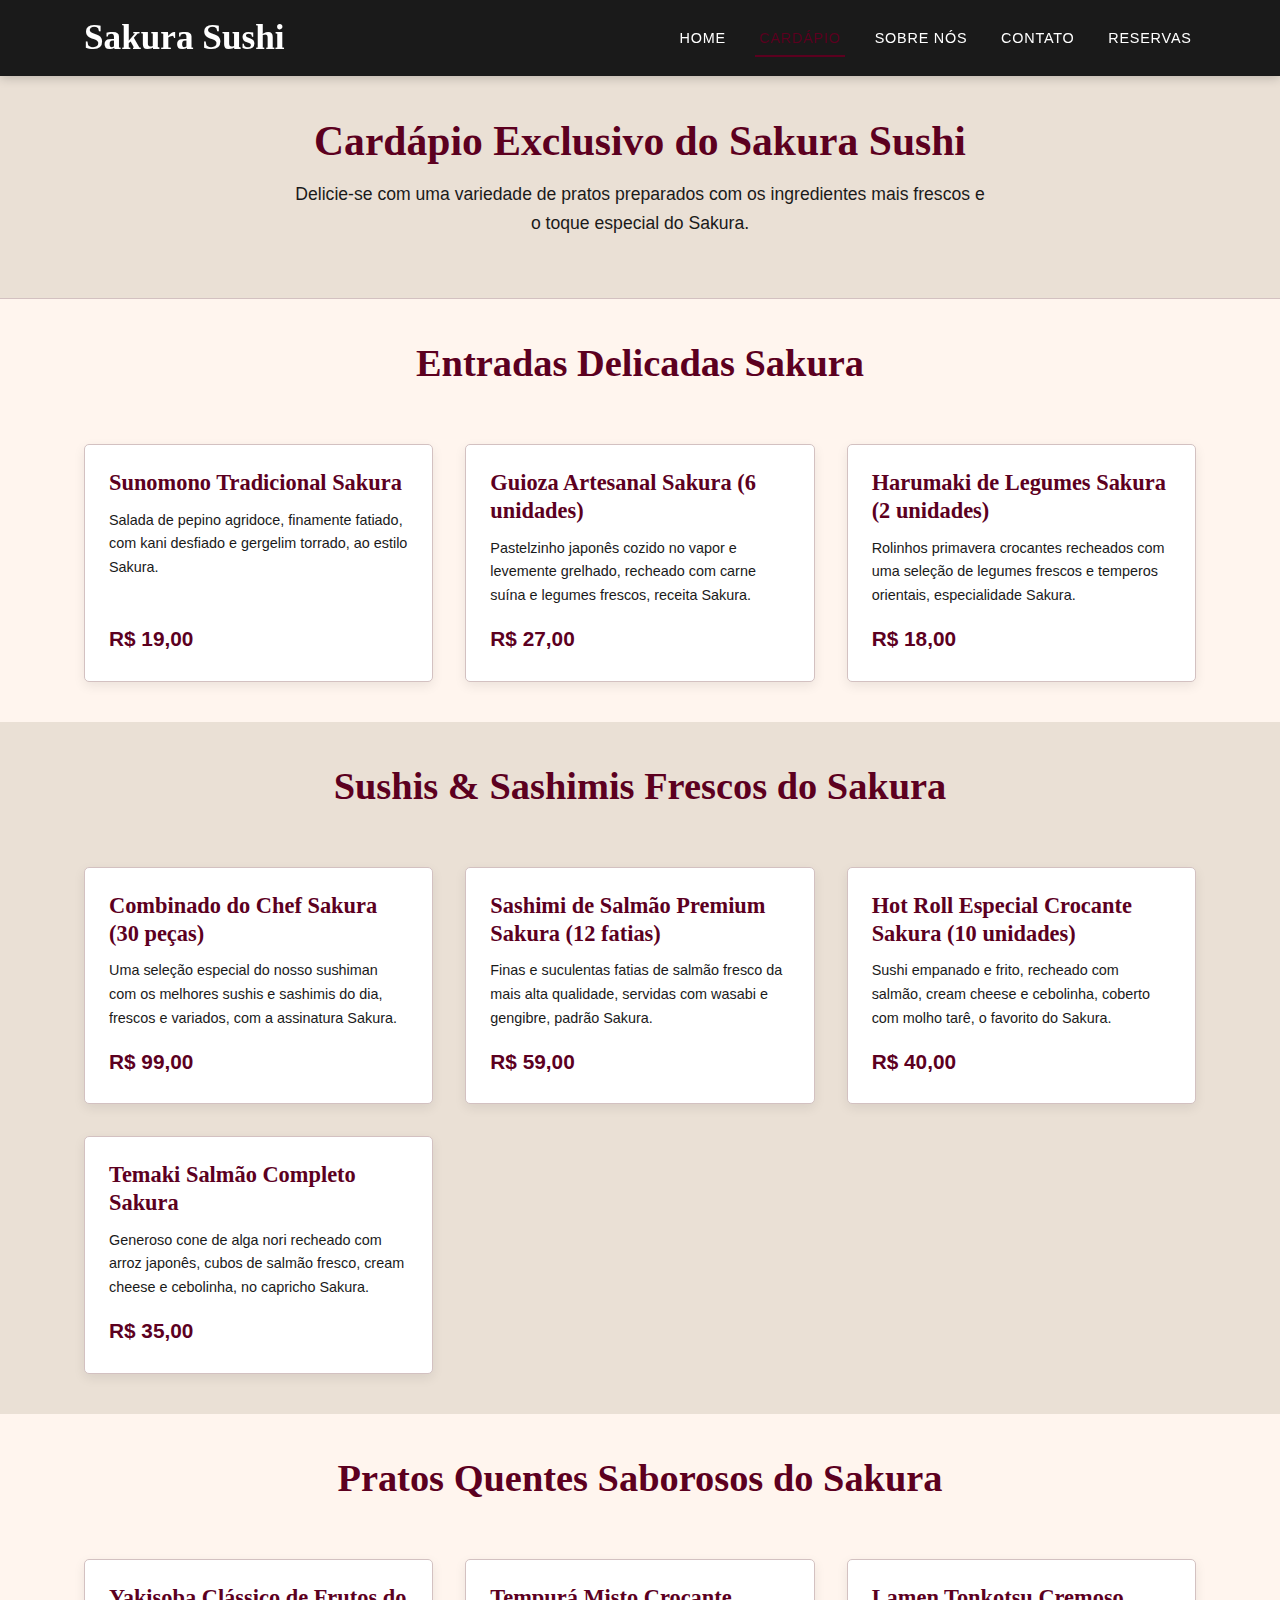
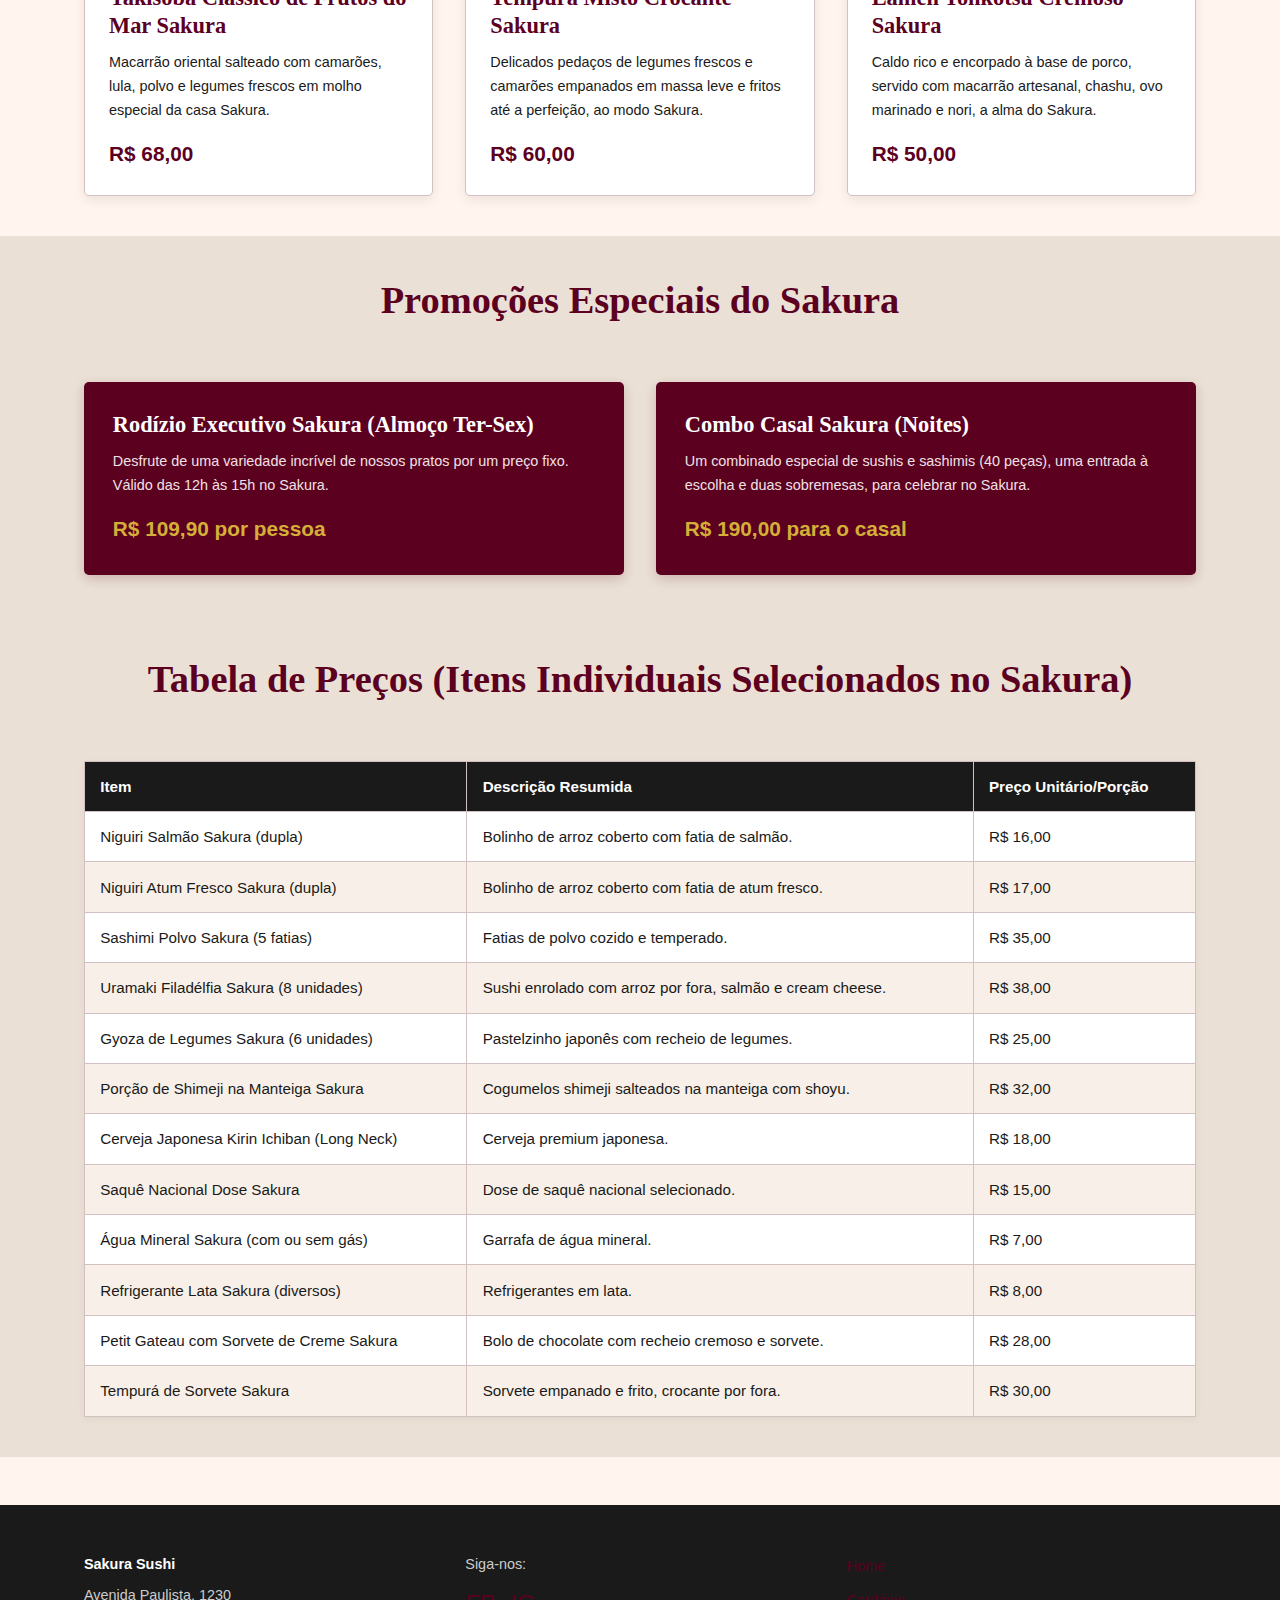
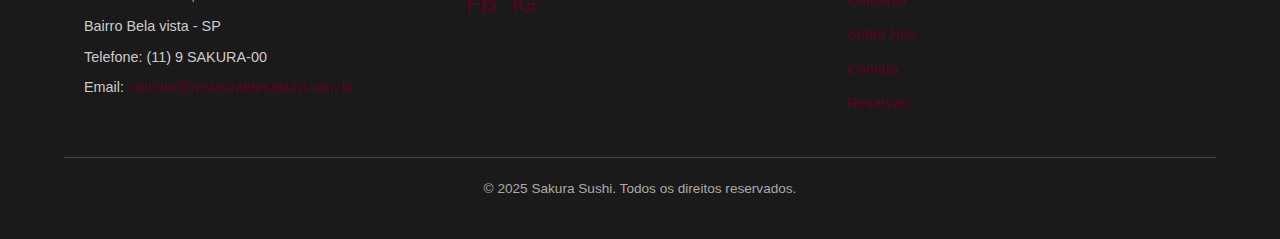
<file: src/pages/cardapio.html>
<!DOCTYPE html>
<html lang="pt-BR">
<head>
    <meta charset="UTF-8">
    <meta name="viewport" content="width=device-width, initial-scale=1.0">
    <title>Cardápio - Sakura Sushi</title>
    <link rel="stylesheet" href="../css/global.css">
    <link rel="stylesheet" href="../css/cardapio.css">
    <!-- Adicionar link para biblioteca de ícones, se necessário (ex: Font Awesome) -->
</head>
<body>
    <header class="main-header">
        <div class="container">
            <div class="logo">
                <!-- <img src="../assets/img/logo-sakura.png" alt="Logo Restaurante Sakura"> -->
                <h1><a href="../../index.html">Sakura Sushi</a></h1>
            </div>
            <nav class="main-nav">
                <button class="menu-toggle" aria-label="Abrir menu" aria-expanded="false">&#9776;</button>
                <ul>
                    <li><a href="../../index.html">Home</a></li>
                    <li><a href="cardapio.html" class="active">Cardápio</a></li>
                    <li><a href="sobre.html">Sobre Nós</a></li>
                    <li><a href="contato.html">Contato</a></li>
                    <li><a href="reserva.html">Reservas</a></li>
                </ul>
            </nav>
        </div>
    </header>

    <main>
        <section class="page-title-section">
            <div class="container">
                <h2 class="page-main-title">Cardápio Exclusivo do Sakura Sushi</h2>
                <p class="page-subtitle">Delicie-se com uma variedade de pratos preparados com os ingredientes mais frescos e o toque especial do Sakura.</p>
            </div>
        </section>

        <section id="entradas" class="menu-section section-padding">
            <div class="container">
                <h3 class="section-title text-center">Entradas Delicadas Sakura</h3>
                <div class="menu-grid">
                    <article class="menu-item-card card-style">
                        <!-- <img src="../assets/img/entrada-sunomono-sakura.jpg" alt="Sunomono refrescante Sakura" class="menu-item-image"> -->
                        <div class="menu-item-content">
                            <h4 class="menu-item-title">Sunomono Tradicional Sakura</h4>
                            <p class="item-description">Salada de pepino agridoce, finamente fatiado, com kani desfiado e gergelim torrado, ao estilo Sakura.</p>
                            <span class="item-price">R$ 19,00</span>
                        </div>
                    </article>
                    <article class="menu-item-card card-style">
                        <!-- <img src="../assets/img/entrada-guioza-sakura.jpg" alt="Guioza saboroso Sakura" class="menu-item-image"> -->
                        <div class="menu-item-content">
                            <h4 class="menu-item-title">Guioza Artesanal Sakura (6 unidades)</h4>
                            <p class="item-description">Pastelzinho japonês cozido no vapor e levemente grelhado, recheado com carne suína e legumes frescos, receita Sakura.</p>
                            <span class="item-price">R$ 27,00</span>
                        </div>
                    </article>
                    <article class="menu-item-card card-style">
                        <!-- <img src="../assets/img/entrada-harumaki-sakura.jpg" alt="Harumaki crocante Sakura" class="menu-item-image"> -->
                        <div class="menu-item-content">
                            <h4 class="menu-item-title">Harumaki de Legumes Sakura (2 unidades)</h4>
                            <p class="item-description">Rolinhos primavera crocantes recheados com uma seleção de legumes frescos e temperos orientais, especialidade Sakura.</p>
                            <span class="item-price">R$ 18,00</span>
                        </div>
                    </article>
                </div>
            </div>
        </section>

        <section id="sushis-sashimis" class="menu-section-alt section-padding bg-light-accent">
            <div class="container">
                <h3 class="section-title text-center">Sushis & Sashimis Frescos do Sakura</h3>
                <div class="menu-grid">
                    <article class="menu-item-card card-style">
                        <!-- <img src="../assets/img/sushi-combinado-chef-sakura.jpg" alt="Combinado do Chef Sakura" class="menu-item-image"> -->
                        <div class="menu-item-content">
                            <h4 class="menu-item-title">Combinado do Chef Sakura (30 peças)</h4>
                            <p class="item-description">Uma seleção especial do nosso sushiman com os melhores sushis e sashimis do dia, frescos e variados, com a assinatura Sakura.</p>
                            <span class="item-price">R$ 99,00</span>
                        </div>
                    </article>
                    <article class="menu-item-card card-style">
                        <!-- <img src="../assets/img/sashimi-salmao-premium-sakura.jpg" alt="Sashimi de Salmão Premium Sakura" class="menu-item-image"> -->
                        <div class="menu-item-content">
                            <h4 class="menu-item-title">Sashimi de Salmão Premium Sakura (12 fatias)</h4>
                            <p class="item-description">Finas e suculentas fatias de salmão fresco da mais alta qualidade, servidas com wasabi e gengibre, padrão Sakura.</p>
                            <span class="item-price">R$ 59,00</span>
                        </div>
                    </article>
                    <article class="menu-item-card card-style">
                        <!-- <img src="../assets/img/sushi-hot-roll-sakura.jpg" alt="Hot Roll Especial Sakura" class="menu-item-image"> -->
                        <div class="menu-item-content">
                            <h4 class="menu-item-title">Hot Roll Especial Crocante Sakura (10 unidades)</h4>
                            <p class="item-description">Sushi empanado e frito, recheado com salmão, cream cheese e cebolinha, coberto com molho tarê, o favorito do Sakura.</p>
                            <span class="item-price">R$ 40,00</span>
                        </div>
                    </article>
                     <article class="menu-item-card card-style">
                        <!-- <img src="../assets/img/temaki-salmao-completo-sakura.jpg" alt="Temaki Salmão Completo Sakura" class="menu-item-image"> -->
                        <div class="menu-item-content">
                            <h4 class="menu-item-title">Temaki Salmão Completo Sakura</h4>
                            <p class="item-description">Generoso cone de alga nori recheado com arroz japonês, cubos de salmão fresco, cream cheese e cebolinha, no capricho Sakura.</p>
                            <span class="item-price">R$ 35,00</span>
                        </div>
                    </article>
                </div>
            </div>
        </section>

        <section id="pratos-quentes" class="menu-section section-padding">
            <div class="container">
                <h3 class="section-title text-center">Pratos Quentes Saborosos do Sakura</h3>
                <div class="menu-grid">
                    <article class="menu-item-card card-style">
                        <!-- <img src="../assets/img/quente-yakisoba-frutosmar-sakura.jpg" alt="Yakisoba de Frutos do Mar Sakura" class="menu-item-image"> -->
                        <div class="menu-item-content">
                            <h4 class="menu-item-title">Yakisoba Clássico de Frutos do Mar Sakura</h4>
                            <p class="item-description">Macarrão oriental salteado com camarões, lula, polvo e legumes frescos em molho especial da casa Sakura.</p>
                            <span class="item-price">R$ 68,00</span>
                        </div>
                    </article>
                    <article class="menu-item-card card-style">
                        <!-- <img src="../assets/img/quente-tempura-misto-sakura.jpg" alt="Tempurá Misto Crocante Sakura" class="menu-item-image"> -->
                        <div class="menu-item-content">
                            <h4 class="menu-item-title">Tempurá Misto Crocante Sakura</h4>
                            <p class="item-description">Delicados pedaços de legumes frescos e camarões empanados em massa leve e fritos até a perfeição, ao modo Sakura.</p>
                            <span class="item-price">R$ 60,00</span>
                        </div>
                    </article>
                    <article class="menu-item-card card-style">
                        <!-- <img src="../assets/img/quente-lamen-tonkotsu-sakura.jpg" alt="Lamen Tonkotsu Cremoso Sakura" class="menu-item-image"> -->
                        <div class="menu-item-content">
                            <h4 class="menu-item-title">Lamen Tonkotsu Cremoso Sakura</h4>
                            <p class="item-description">Caldo rico e encorpado à base de porco, servido com macarrão artesanal, chashu, ovo marinado e nori, a alma do Sakura.</p>
                            <span class="item-price">R$ 50,00</span>
                        </div>
                    </article>
                </div>
            </div>
        </section>

        <section id="promocoes-cardapio" class="promo-section section-padding bg-light-accent">
            <div class="container">
                <h3 class="section-title text-center">Promoções Especiais do Sakura</h3>
                <div class="promo-grid">
                    <article class="promo-item card-style promo-card-highlight">
                        <h4 class="promo-title">Rodízio Executivo Sakura (Almoço Ter-Sex)</h4>
                        <p class="promo-description">Desfrute de uma variedade incrível de nossos pratos por um preço fixo. Válido das 12h às 15h no Sakura.</p>
                        <span class="promo-price">R$ 109,90 por pessoa</span>
                    </article>
                    <article class="promo-item card-style promo-card-highlight">
                        <h4 class="promo-title">Combo Casal Sakura (Noites)</h4>
                        <p class="promo-description">Um combinado especial de sushis e sashimis (40 peças), uma entrada à escolha e duas sobremesas, para celebrar no Sakura.</p>
                        <span class="promo-price">R$ 190,00 para o casal</span>
                    </article>
                </div>
            </div>
        </section>

        <section id="tabela-precos-detalhada" class="menu-section-alt section-padding">
            <div class="container">
                <h3 class="section-title text-center">Tabela de Preços (Itens Individuais Selecionados no Sakura)</h3>
                <table class="price-table">
                    <thead>
                        <tr>
                            <th>Item</th>
                            <th>Descrição Resumida</th>
                            <th>Preço Unitário/Porção</th>
                        </tr>
                    </thead>
                    <tbody>
                        <tr>
                            <td>Niguiri Salmão Sakura (dupla)</td>
                            <td>Bolinho de arroz coberto com fatia de salmão.</td>
                            <td>R$ 16,00</td>
                        </tr>
                        <tr>
                            <td>Niguiri Atum Fresco Sakura (dupla)</td>
                            <td>Bolinho de arroz coberto com fatia de atum fresco.</td>
                            <td>R$ 17,00</td>
                        </tr>
                        <tr>
                            <td>Sashimi Polvo Sakura (5 fatias)</td>
                            <td>Fatias de polvo cozido e temperado.</td>
                            <td>R$ 35,00</td>
                        </tr>
                        <tr>
                            <td>Uramaki Filadélfia Sakura (8 unidades)</td>
                            <td>Sushi enrolado com arroz por fora, salmão e cream cheese.</td>
                            <td>R$ 38,00</td>
                        </tr>
                        <tr>
                            <td>Gyoza de Legumes Sakura (6 unidades)</td>
                            <td>Pastelzinho japonês com recheio de legumes.</td>
                            <td>R$ 25,00</td>
                        </tr>
                        <tr>
                            <td>Porção de Shimeji na Manteiga Sakura</td>
                            <td>Cogumelos shimeji salteados na manteiga com shoyu.</td>
                            <td>R$ 32,00</td>
                        </tr>
                        <tr>
                            <td>Cerveja Japonesa Kirin Ichiban (Long Neck)</td>
                            <td>Cerveja premium japonesa.</td>
                            <td>R$ 18,00</td>
                        </tr>
                        <tr>
                            <td>Saquê Nacional Dose Sakura</td>
                            <td>Dose de saquê nacional selecionado.</td>
                            <td>R$ 15,00</td>
                        </tr>
                        <tr>
                            <td>Água Mineral Sakura (com ou sem gás)</td>
                            <td>Garrafa de água mineral.</td>
                            <td>R$ 7,00</td>
                        </tr>
                        <tr>
                            <td>Refrigerante Lata Sakura (diversos)</td>
                            <td>Refrigerantes em lata.</td>
                            <td>R$ 8,00</td>
                        </tr>
                         <tr>
                            <td>Petit Gateau com Sorvete de Creme Sakura</td>
                            <td>Bolo de chocolate com recheio cremoso e sorvete.</td>
                            <td>R$ 28,00</td>
                        </tr>
                        <tr>
                            <td>Tempurá de Sorvete Sakura</td>
                            <td>Sorvete empanado e frito, crocante por fora.</td>
                            <td>R$ 30,00</td>
                        </tr>
                    </tbody>
                </table>
            </div>
        </section>

    </main>

    <footer class="main-footer">
        <div class="container footer-content">
            <div class="footer-info">
                <p><strong>Sakura Sushi</strong></p>
                <p>Avenida Paulista, 1230</p>
                <p>Bairro Bela vista - SP</p>
                <p>Telefone: (11) 9 SAKURA-00</p>
                <p>Email: <a href="mailto:contato@restaurantesakura.com.br">contato@restaurantesakura.com.br</a></p>
            </div>
            <div class="footer-social">
                <p>Siga-nos:</p>
                <a href="#" aria-label="Facebook">FB</a> <!-- Usar ícones aqui -->
                <a href="#" aria-label="Instagram">IG</a> <!-- Usar ícones aqui -->
            </div>
            <div class="footer-nav">
                <ul>
                    <li><a href="../../index.html">Home</a></li>
                    <li><a href="cardapio.html">Cardápio</a></li>
                    <li><a href="sobre.html">Sobre Nós</a></li>
                    <li><a href="contato.html">Contato</a></li>
                    <li><a href="reserva.html">Reservas</a></li>
                </ul>
            </div>
        </div>
        <div class="container footer-copyright">
            <p>&copy; 2025 Sakura Sushi. Todos os direitos reservados.</p>
        </div>
    </footer>

    <script src="../js/script.js"></script>
    <script src="../js/cardapio.js"></script>
</body>
</html>
</file>
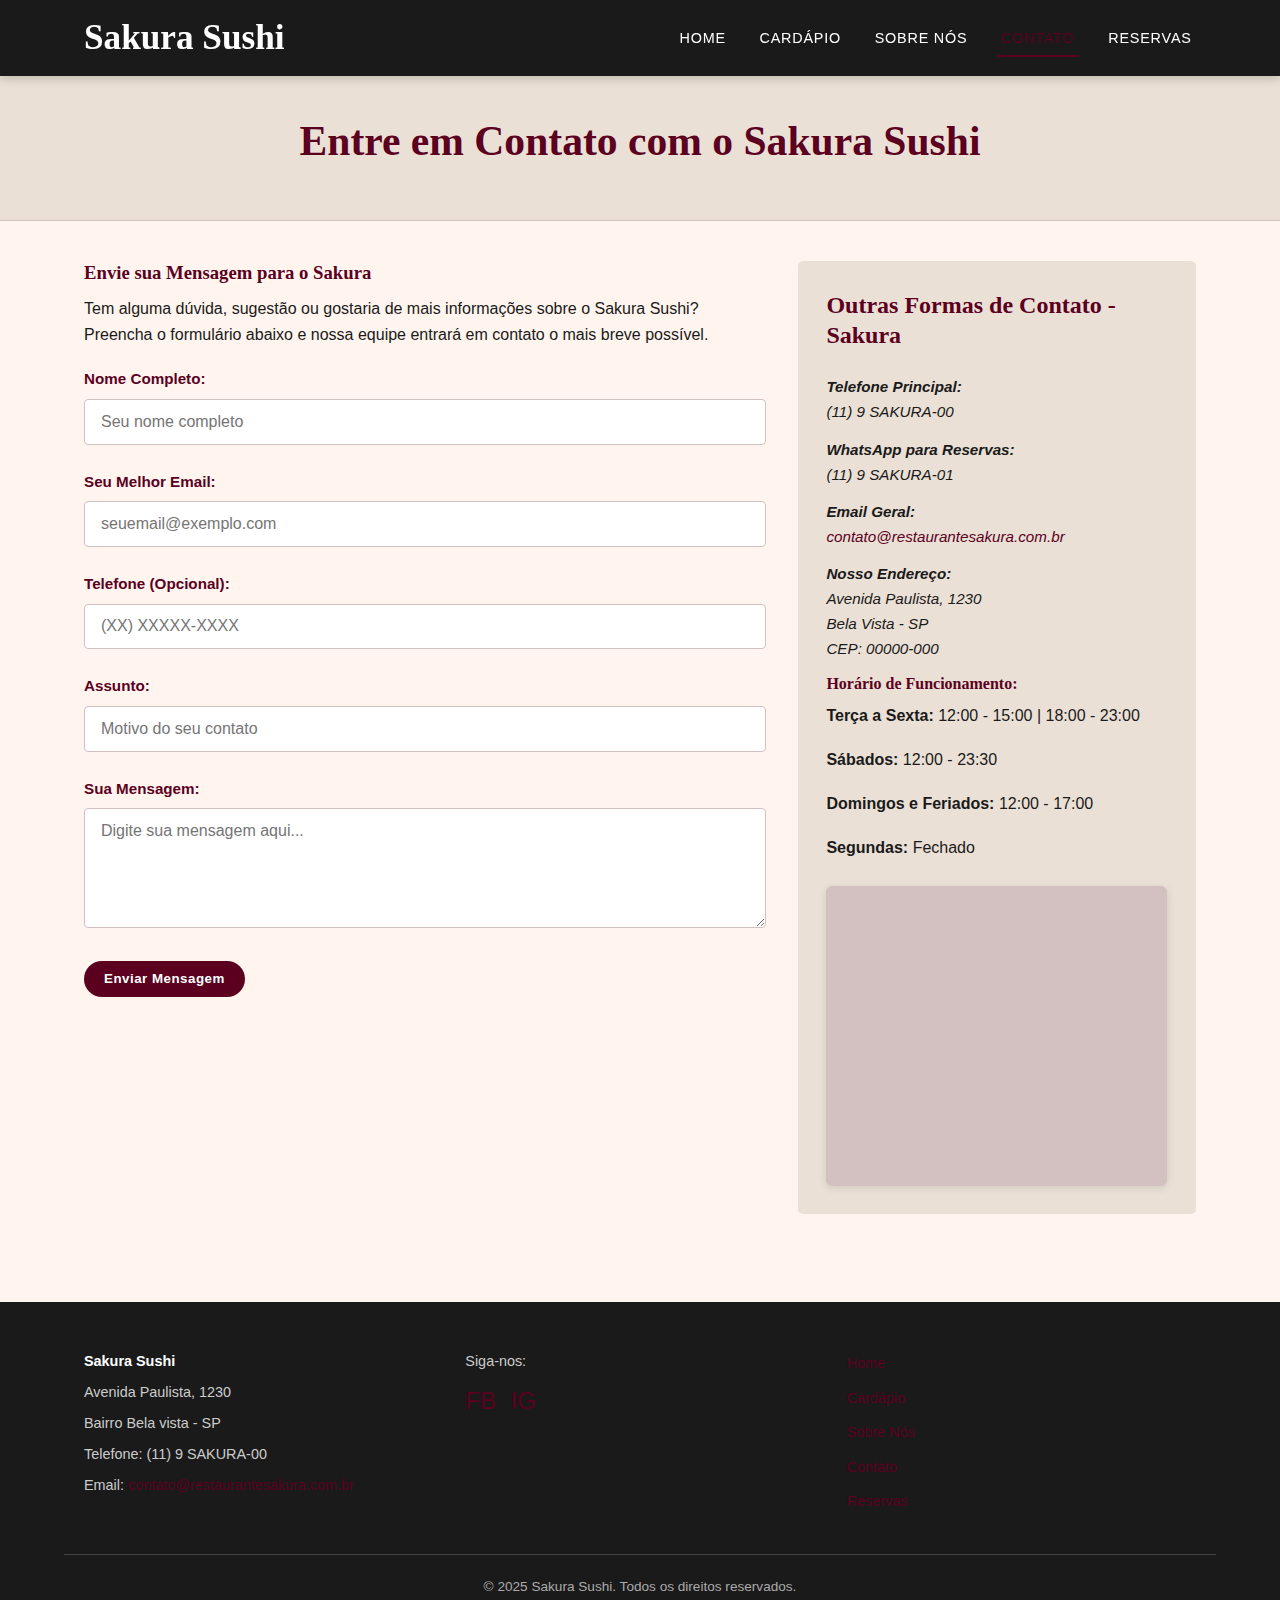
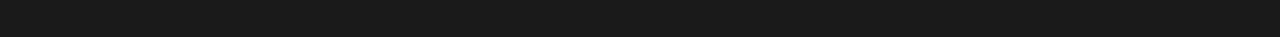
<file: src/pages/contato.html>
<!DOCTYPE html>
<html lang="pt-BR">
<head>
    <meta charset="UTF-8">
    <meta name="viewport" content="width=device-width, initial-scale=1.0">
    <title>Contato - Sakura Sushi</title>
    <link rel="stylesheet" href="../css/global.css">
    <link rel="stylesheet" href="../css/contato.css">
    <!-- Adicionar link para biblioteca de ícones, se necessário (ex: Font Awesome) -->
</head>
<body>
    <header class="main-header">
        <div class="container">
            <div class="logo">
                <!-- <img src="../assets/img/logo-sakura.png" alt="Logo Restaurante Sakura"> -->
                <h1><a href="../../index.html">Sakura Sushi</a></h1>
            </div>
            <nav class="main-nav">
                <button class="menu-toggle" aria-label="Abrir menu" aria-expanded="false">&#9776;</button>
                <ul>
                    <li><a href="../../index.html">Home</a></li>
                    <li><a href="cardapio.html">Cardápio</a></li>
                    <li><a href="sobre.html">Sobre Nós</a></li>
                    <li><a href="contato.html" class="active">Contato</a></li>
                    <li><a href="reserva.html">Reservas</a></li>
                </ul>
            </nav>
        </div>
    </header>

    



    <main>
        <section class="page-title-section">
            <div class="container">
                <h2>Entre em Contato com o Sakura Sushi</h2>
            </div>
        </section>

        <section id="contato-info" class="contato-section section-padding">
            <div class="container container-flex-gap-wrap">
                <div class="form-container flex-item-grow-2 min-width-300">
                    <h3 class="section-subtitle">Envie sua Mensagem para o Sakura</h3>
                    <p>Tem alguma dúvida, sugestão ou gostaria de mais informações sobre o Sakura Sushi? Preencha o formulário abaixo e nossa equipe entrará em contato o mais breve possível.</p>
                    <form id="form-contato" action="#" method="post" class="contact-form">
                        <div class="form-group">
                            <label for="nome-contato" class="form-label">Nome Completo:</label>
                            <input type="text" id="nome-contato" name="nomeContato" required placeholder="Seu nome completo">
                        </div>
                        <div class="form-group">
                            <label for="email-contato" class="form-label">Seu Melhor Email:</label>
                            <input type="email" id="email-contato" name="emailContato" required placeholder="seuemail@exemplo.com">
                        </div>
                        <div class="form-group">
                            <label for="telefone-contato" class="form-label">Telefone (Opcional):</label>
                            <input type="tel" id="telefone-contato" name="telefoneContato" placeholder="(XX) XXXXX-XXXX">
                        </div>
                        <div class="form-group">
                            <label for="assunto-contato" class="form-label">Assunto:</label>
                            <input type="text" id="assunto-contato" name="assuntoContato" required placeholder="Motivo do seu contato">
                        </div>
                        <div class="form-group form-group-textarea">
                            <label for="mensagem-contato" class="form-label">Sua Mensagem:</label>
                            <textarea id="mensagem-contato" name="mensagemContato" rows="5" required placeholder="Digite sua mensagem aqui..."></textarea>
                        </div>
                        <button type="submit" class="btn btn-primary btn-submit-form">Enviar Mensagem</button>
                    </form>
                </div>
                <aside class="info-sidebar flex-item-grow-1 min-width-280 bg-light-accent sidebar-padding rounded-corners">
                    <h3 class="sidebar-title">Outras Formas de Contato - Sakura</h3>
                    <address class="address-style">
                        <p class="sidebar-text"><strong>Telefone Principal:</strong><br> (11) 9 SAKURA-00</p>
                        <p class="sidebar-text"><strong>WhatsApp para Reservas:</strong><br> (11) 9 SAKURA-01</p>
                        <p class="sidebar-text"><strong>Email Geral:</strong><br> <a href="mailto:contato@restaurantesakura.com.br">contato@restaurantesakura.com.br</a></p>
                        <p class="sidebar-text"><strong>Nosso Endereço:</strong><br> Avenida Paulista, 1230<br>Bela Vista - SP<br>CEP: 00000-000</p>
                    </address>
                    <h4 class="sidebar-subtitle">Horário de Funcionamento:</h4>
                    <div class="horario-funcionamento">
                        <p class="horario-text"><strong>Terça a Sexta:</strong> 12:00 - 15:00 | 18:00 - 23:00</p>
                        <p class="horario-text"><strong>Sábados:</strong> 12:00 - 23:30</p>
                        <p class="horario-text"><strong>Domingos e Feriados:</strong> 12:00 - 17:00</p>
                        <p class="horario-text horario-text-last"><strong>Segundas:</strong> Fechado</p>
                    </div>
                    
                    <div id="mapa-localizacao" class="map-container">
                        <iframe 
                            src="https://www.google.com/maps/embed?pb=!1m14!1m8!1m3!1d1021.9330020882387!2d-46.65306831810884!3d-23.56391068311723!3m2!1i1024!2i768!4f13.1!3m3!1m2!1s0x94ce59c88849fd6d%3A0x6c2a8652e6e5b36a!2sShopping%20Cidade%20S%C3%A3o%20Paulo!5e1!3m2!1spt-BR!2sbr!4v1747333565503!5m2!1spt-BR!2sbr" 
                            width="600"
                            height="450" 
                            style="border:0;" 
                            allowfullscreen="" 
                            loading="lazy" 
                            referrerpolicy="no-referrer-when-downgrade">
                        </iframe>
                    </div>
                </aside>
            </div>
        </section>
    </main>

    <footer class="main-footer">
        <div class="container footer-content">
            <div class="footer-info">
                <p><strong>Sakura Sushi</strong></p>
                <p>Avenida Paulista, 1230</p>
                <p>Bairro Bela vista - SP</p>
                <p>Telefone: (11) 9 SAKURA-00</p>
                <p>Email: <a href="mailto:contato@restaurantesakura.com.br">contato@restaurantesakura.com.br</a></p>
            </div>
            <div class="footer-social">
                <p>Siga-nos:</p>
                <a href="#" aria-label="Facebook">FB</a> <!-- Usar ícones aqui -->
                <a href="#" aria-label="Instagram">IG</a> <!-- Usar ícones aqui -->
                <!-- Adicionar mais alguma outra midia social e seu icone -->
            </div>
            <div class="footer-nav">
                <ul>
                    <li><a href="../../index.html">Home</a></li>
                    <li><a href="cardapio.html">Cardápio</a></li>
                    <li><a href="sobre.html">Sobre Nós</a></li>
                    <li><a href="contato.html">Contato</a></li>
                    <li><a href="reserva.html">Reservas</a></li>
                </ul>
            </div>
        </div>
        <div class="container footer-copyright">
            <p>&copy; 2025 Sakura Sushi. Todos os direitos reservados.</p>
        </div>
    </footer>

    <script src="../js/script.js"></script>
    <script src="../js/contato.js"></script>
</body>
</html>
</file>
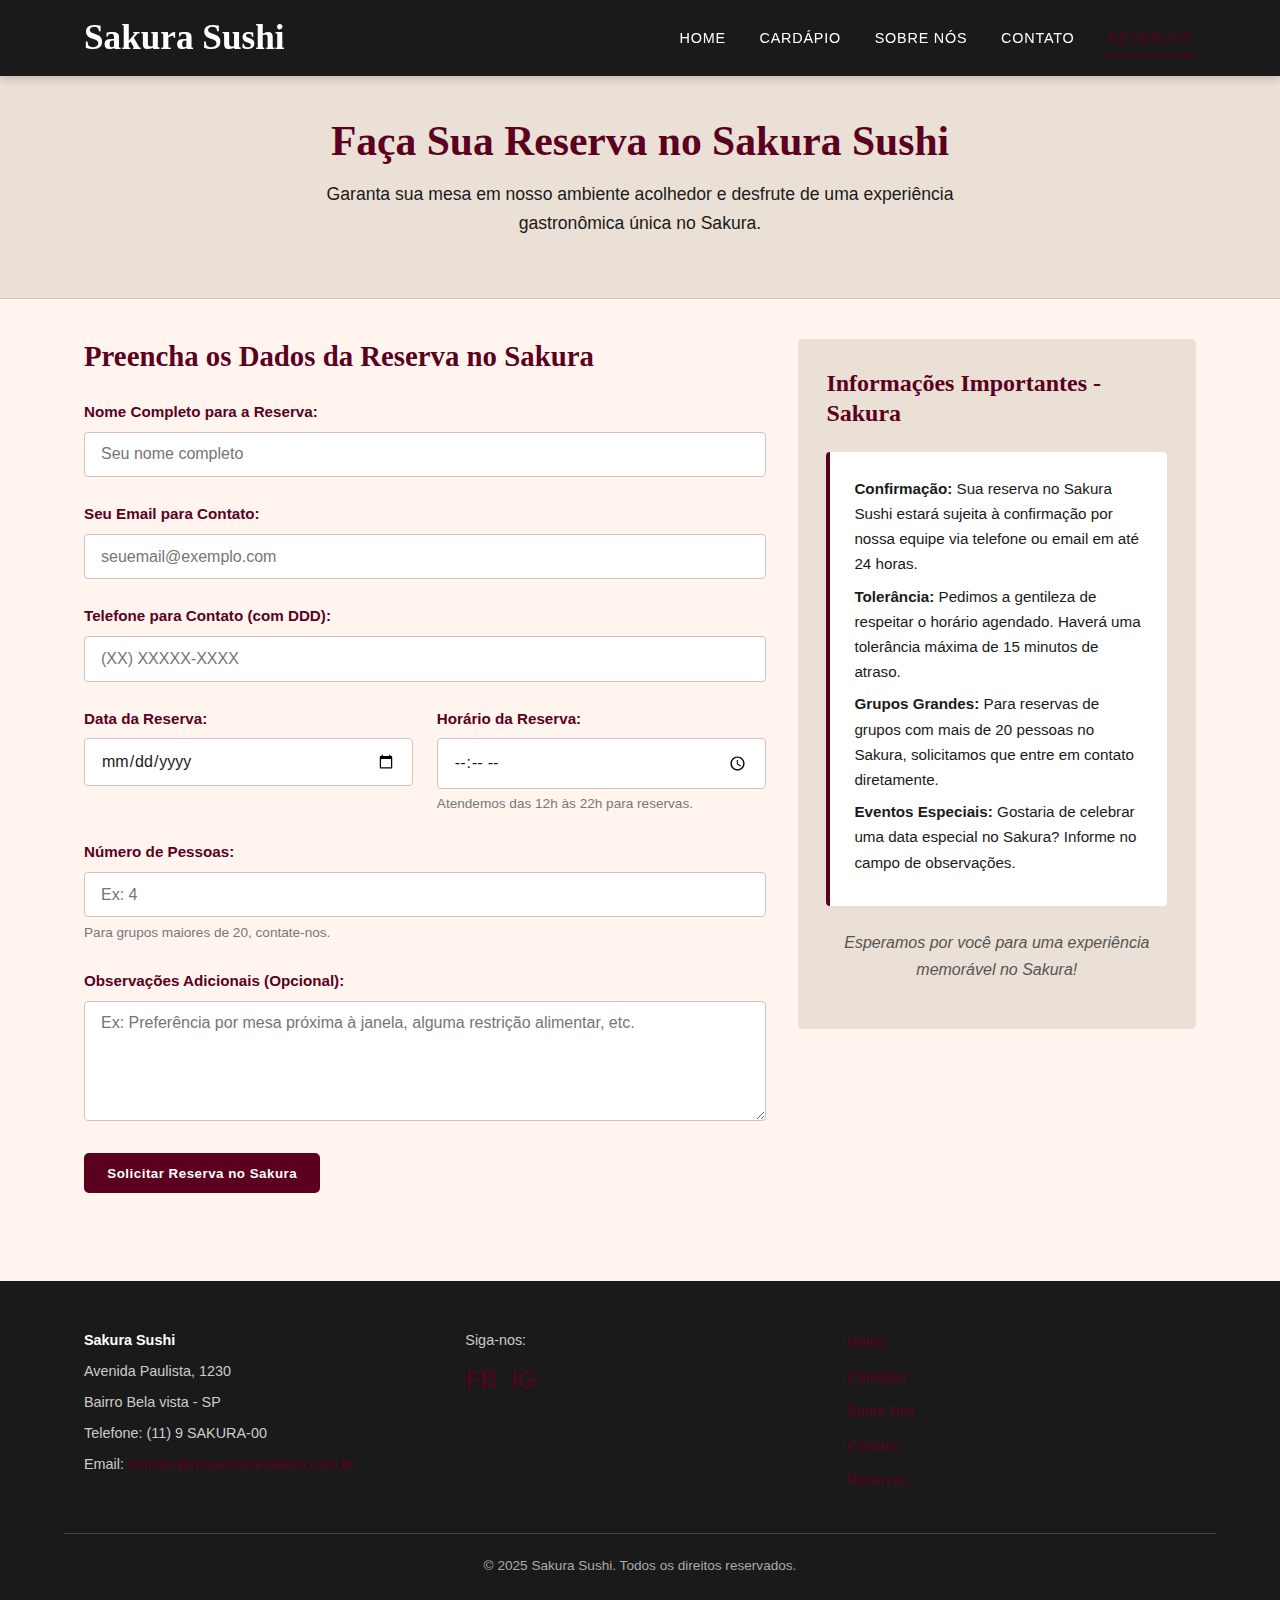
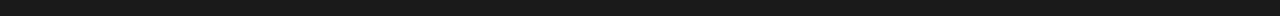
<file: src/pages/reserva.html>
<!DOCTYPE html>
<html lang="pt-BR">
<head>
    <meta charset="UTF-8">
    <meta name="viewport" content="width=device-width, initial-scale=1.0">
    <title>Reservas - Sakura Sushi</title>
    <link rel="stylesheet" href="../css/global.css">
    <link rel="stylesheet" href="../css/reserva.css">
    <!-- Adicionar link para biblioteca de ícones, se necessário (ex: Font Awesome) -->
</head>
<body>
    <header class="main-header">
        <div class="container">
            <div class="logo">
                <!-- <img src="../assets/img/logo-sakura.png" alt="Logo Restaurante Sakura"> -->
                <h1><a href="../../index.html">Sakura Sushi</a></h1>
            </div>
            <nav class="main-nav">
                <button class="menu-toggle" aria-label="Abrir menu" aria-expanded="false">&#9776;</button>
                <ul>
                    <li><a href="../../index.html">Home</a></li>
                    <li><a href="cardapio.html">Cardápio</a></li>
                    <li><a href="sobre.html">Sobre Nós</a></li>
                    <li><a href="contato.html">Contato</a></li>
                    <li><a href="reserva.html" class="active">Reservas</a></li>
                </ul>
            </nav>
        </div>
    </header>

    <main>
        <section class="page-title-section">
            <div class="container">
                <h2 class="page-main-title">Faça Sua Reserva no Sakura Sushi</h2>
                <p class="page-subtitle">Garanta sua mesa em nosso ambiente acolhedor e desfrute de uma experiência gastronômica única no Sakura.</p>
            </div>
        </section>

        <section id="reserva-form-section" class="reserva-section section-padding">
            <div class="container container-flex-gap-wrap">
                <div class="form-container flex-item-grow-2 min-width-300">
                    <h3 class="section-subtitle">Preencha os Dados da Reserva no Sakura</h3>
                    <form id="form-reserva" action="#" method="post" class="contact-form">
                        <div class="form-group">
                            <label for="nome-reserva" class="form-label">Nome Completo para a Reserva:</label>
                            <input type="text" id="nome-reserva" name="nomeReserva" required placeholder="Seu nome completo">
                        </div>
                        <div class="form-group">
                            <label for="email-reserva" class="form-label">Seu Email para Contato:</label>
                            <input type="email" id="email-reserva" name="emailReserva" required placeholder="seuemail@exemplo.com">
                        </div>
                        <div class="form-group">
                            <label for="telefone-reserva" class="form-label">Telefone para Contato (com DDD):</label>
                            <input type="tel" id="telefone-reserva" name="telefoneReserva" required placeholder="(XX) XXXXX-XXXX">
                        </div>
                        <div class="form-group-inline">
                            <div class="form-group flex-item">
                                <label for="data-reserva" class="form-label">Data da Reserva:</label>
                                <input type="date" id="data-reserva" name="dataReserva" required>
                            </div>
                            <div class="form-group flex-item">
                                <label for="hora-reserva" class="form-label">Horário da Reserva:</label>
                                <input type="time" id="hora-reserva" name="horaReserva" required min="12:00" max="22:00">
                                <small class="form-text-muted">Atendemos das 12h às 22h para reservas.</small>
                            </div>
                        </div>
                        <div class="form-group">
                            <label for="numero-pessoas" class="form-label">Número de Pessoas:</label>
                            <input type="number" id="numero-pessoas" name="numeroPessoas" min="1" max="20" required placeholder="Ex: 4">
                            <small class="form-text-muted">Para grupos maiores de 20, contate-nos.</small>
                        </div>
                        <div class="form-group form-group-textarea">
                            <label for="observacoes-reserva" class="form-label">Observações Adicionais (Opcional):</label>
                            <textarea id="observacoes-reserva" name="observacoesReserva" rows="4" placeholder="Ex: Preferência por mesa próxima à janela, alguma restrição alimentar, etc."></textarea>
                        </div>
                        <button type="submit" class="btn btn-primary btn-submit-form">Solicitar Reserva no Sakura</button>
                    </form>
                </div>
                <aside class="info-sidebar flex-item-grow-1 min-width-280 bg-light-accent sidebar-padding rounded-corners">
                    <h3 class="sidebar-title">Informações Importantes - Sakura</h3>
                    <div class="info-box info-box-highlight">
                        <p class="sidebar-text"><strong>Confirmação:</strong> Sua reserva no Sakura Sushi estará sujeita à confirmação por nossa equipe via telefone ou email em até 24 horas.</p>
                        <p class="sidebar-text"><strong>Tolerância:</strong> Pedimos a gentileza de respeitar o horário agendado. Haverá uma tolerância máxima de 15 minutos de atraso.</p>
                        <p class="sidebar-text"><strong>Grupos Grandes:</strong> Para reservas de grupos com mais de 20 pessoas no Sakura, solicitamos que entre em contato diretamente.</p>
                        <p class="sidebar-text"><strong>Eventos Especiais:</strong> Gostaria de celebrar uma data especial no Sakura? Informe no campo de observações.</p>
                    </div>
                    <div class="image-reserva-destaque text-center">
                        <!-- <img src="../assets/img/ambiente-restaurante-sakura-reserva.jpg" alt="Ambiente elegante do Restaurante Sakura" class="img-responsive-rounded img-mt-1"> -->
                        <p class="text-italic text-muted mt-1"><em>Esperamos por você para uma experiência memorável no Sakura!</em></p>
                    </div>
                </aside>
            </div>
        </section>
    </main>

    <footer class="main-footer">
        <div class="container footer-content">
            <div class="footer-info">
                <p><strong>Sakura Sushi</strong></p>
                <p>Avenida Paulista, 1230</p>
                <p>Bairro Bela vista - SP</p>
                <p>Telefone: (11) 9 SAKURA-00</p>
                <p>Email: <a href="mailto:contato@restaurantesakura.com.br">contato@restaurantesakura.com.br</a></p>
            </div>
            <div class="footer-social">
                <p>Siga-nos:</p>
                <a href="#" aria-label="Facebook">FB</a> <!-- Usar ícones aqui -->
                <a href="#" aria-label="Instagram">IG</a> <!-- Usar ícones aqui -->
            </div>
            <div class="footer-nav">
                <ul>
                    <li><a href="../../index.html">Home</a></li>
                    <li><a href="cardapio.html">Cardápio</a></li>
                    <li><a href="sobre.html">Sobre Nós</a></li>
                    <li><a href="contato.html">Contato</a></li>
                    <li><a href="reserva.html">Reservas</a></li>
                </ul>
            </div>
        </div>
        <div class="container footer-copyright">
            <p>&copy; 2025 Sakura Sushi. Todos os direitos reservados.</p>
        </div>
    </footer>

    <script src="../js/script.js"></script>
    <script src="../js/reserva.js"></script>
</body>
</html>
</file>
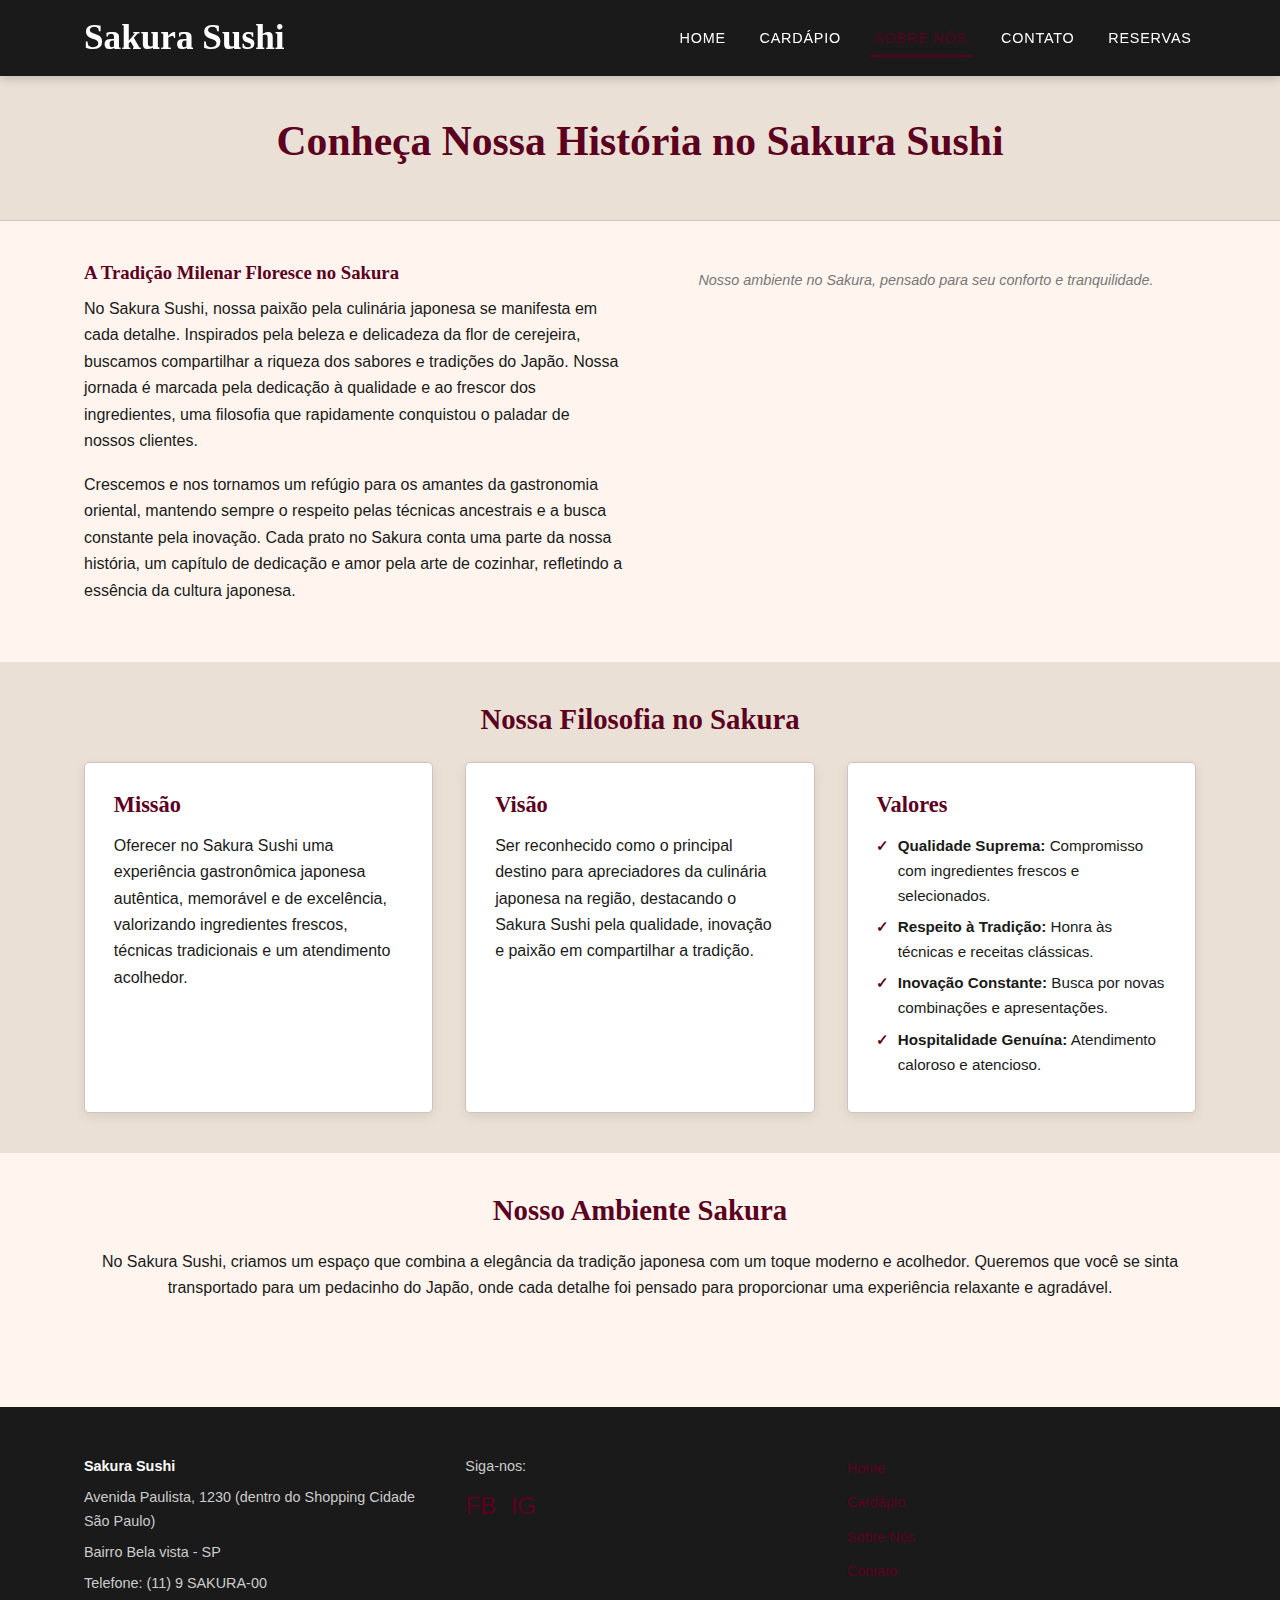
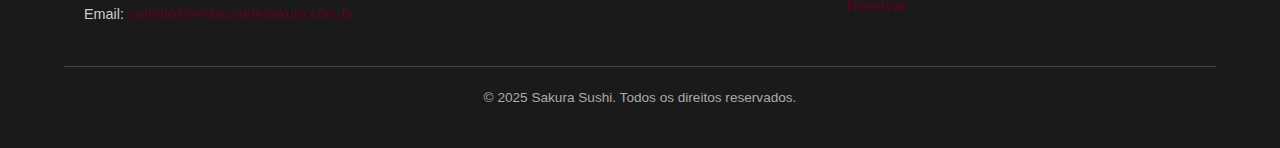
<file: src/pages/sobre.html>
<!DOCTYPE html>
<html lang="pt-BR">
<head>
    <meta charset="UTF-8">
    <meta name="viewport" content="width=device-width, initial-scale=1.0">
    <title>Sobre Nós - Sakura Sushi</title>
    <link rel="stylesheet" href="../css/global.css">
    <link rel="stylesheet" href="../css/sobre.css">
    <!-- Adicionar link para biblioteca de ícones, se necessário (ex: Font Awesome) -->
</head>
<body>
    <header class="main-header">
        <div class="container">
            <div class="logo">
                <!-- <img src="../assets/img/logo-sakura.png" alt="Logo Restaurante Sakura"> -->
                <h1><a href="../../index.html">Sakura Sushi</a></h1>
            </div>
            <nav class="main-nav">
                <button class="menu-toggle" aria-label="Abrir menu" aria-expanded="false">&#9776;</button>
                <ul>
                    <li><a href="../../index.html">Home</a></li>
                    <li><a href="cardapio.html">Cardápio</a></li>
                    <li><a href="sobre.html" class="active">Sobre Nós</a></li>
                    <li><a href="contato.html">Contato</a></li>
                    <li><a href="reserva.html">Reservas</a></li>
                </ul>
            </nav>
        </div>
    </header>

    <main>
        <section class="page-title-section">
            <div class="container">
                <h2>Conheça Nossa História no Sakura Sushi</h2>
            </div>
        </section>

        <section id="historia-restaurante" class="sobre-section section-padding">
            <div class="container container-flex-gap">
                <article class="text-content flex-item">
                    <h3>A Tradição Milenar Floresce no Sakura</h3>
                    <p>No Sakura Sushi, nossa paixão pela culinária japonesa se manifesta em cada detalhe. Inspirados pela beleza e delicadeza da flor de cerejeira, buscamos compartilhar a riqueza dos sabores e tradições do Japão. Nossa jornada é marcada pela dedicação à qualidade e ao frescor dos ingredientes, uma filosofia que rapidamente conquistou o paladar de nossos clientes.</p>
                    <p>Crescemos e nos tornamos um refúgio para os amantes da gastronomia oriental, mantendo sempre o respeito pelas técnicas ancestrais e a busca constante pela inovação. Cada prato no Sakura conta uma parte da nossa história, um capítulo de dedicação e amor pela arte de cozinhar, refletindo a essência da cultura japonesa.</p>
                </article>
                <figure class="image-content flex-item text-center">
                    <!-- <img src="../assets/img/interior-restaurante-sakura.jpg" alt="Ambiente interno acolhedor do Restaurante Sakura" class="img-responsive-rounded"> -->
                    <figcaption>Nosso ambiente no Sakura, pensado para seu conforto e tranquilidade.</figcaption>
                </figure>
            </div>
        </section>

        <section id="missao-visao-valores" class="sobre-section-alt section-padding">
            <div class="container">
                <h3 class="text-center section-subtitle">Nossa Filosofia no Sakura</h3>
                <div class="filosofia-grid">
                    <article class="filosofia-item card-style">
                        <h4>Missão</h4>
                        <p>Oferecer no Sakura Sushi uma experiência gastronômica japonesa autêntica, memorável e de excelência, valorizando ingredientes frescos, técnicas tradicionais e um atendimento acolhedor.</p>
                    </article>
                    <article class="filosofia-item card-style">
                        <h4>Visão</h4>
                        <p>Ser reconhecido como o principal destino para apreciadores da culinária japonesa na região, destacando o Sakura Sushi pela qualidade, inovação e paixão em compartilhar a tradição.</p>
                    </article>
                    <article class="filosofia-item card-style">
                        <h4>Valores</h4>
                        <ul>
                            <li><strong>Qualidade Suprema:</strong> Compromisso com ingredientes frescos e selecionados.</li>
                            <li><strong>Respeito à Tradição:</strong> Honra às técnicas e receitas clássicas.</li>
                            <li><strong>Inovação Constante:</strong> Busca por novas combinações e apresentações.</li>
                            <li><strong>Hospitalidade Genuína:</strong> Atendimento caloroso e atencioso.</li>
                        </ul>
                    </article>
                </div>
            </div>
        </section>
        
        <section id="ambiente" class="sobre-section section-padding text-center">
            <div class="container">
                <h3 class="section-subtitle">Nosso Ambiente Sakura</h3>
                <p>No Sakura Sushi, criamos um espaço que combina a elegância da tradição japonesa com um toque moderno e acolhedor. Queremos que você se sinta transportado para um pedacinho do Japão, onde cada detalhe foi pensado para proporcionar uma experiência relaxante e agradável.</p>
                <!-- Adicionar galeria de imagens do ambiente ou um vídeo -->
                <!-- <img src="../assets/img/detalhe-ambiente-sakura-1.jpg" alt="Detalhe da decoração japonesa do restaurante Sakura" class="img-gallery-item"> -->
                <!-- <img src="../assets/img/detalhe-ambiente-sakura-2.jpg" alt="Outro detalhe do ambiente do restaurante Sakura" class="img-gallery-item"> -->
            </div>
        </section>
    </main>

    <footer class="main-footer">
        <div class="container footer-content">
            <div class="footer-info">
                <p><strong>Sakura Sushi</strong></p>
                <p>Avenida Paulista, 1230 (dentro do Shopping Cidade São Paulo)</p>
                <p>Bairro Bela vista - SP</p>
                <p>Telefone: (11) 9 SAKURA-00</p>
                <p>Email: <a href="mailto:contato@restaurantesakura.com.br">contato@restaurantesakura.com.br</a></p>
            </div>
            <div class="footer-social">
                <p>Siga-nos:</p>
                <a href="#" aria-label="Facebook">FB</a> <!-- Usar ícones aqui -->
                <a href="#" aria-label="Instagram">IG</a> <!-- Usar ícones aqui -->
            </div>
            <div class="footer-nav">
                <ul>
                    <li><a href="../../index.html">Home</a></li>
                    <li><a href="cardapio.html">Cardápio</a></li>
                    <li><a href="sobre.html">Sobre Nós</a></li>
                    <li><a href="contato.html">Contato</a></li>
                    <li><a href="reserva.html">Reservas</a></li>
                </ul>
            </div>
        </div>
        <div class="container footer-copyright">
            <p>&copy; 2025 Sakura Sushi. Todos os direitos reservados.</p>
        </div>
    </footer>

    <script src="../js/script.js"></script>
    <script src="../js/sobre.js"></script>
</body>
</html>
</file>
<file: src/css/global.css>
/*root usado para definir variáveis CSS globais que podem ser reutilizadas em toda a página. */
:root {
    --cor-vinho: #5C001F; /* Vinho profundo e sofisticado */
    --cor-preto: #1A1A1A; /* Preto suave, não totalmente chapado */
    --cor-creme: #FFF5EE; /* Creme/Off-white para fundo e contraste suave */
    --cor-texto-sobre-vinho: #FFFFFF;
    --cor-texto-sobre-preto: #FFFFFF;
    --cor-texto-sobre-creme: var(--cor-preto);
    --cor-destaque-sutil: #D4AF37; /* Dourado sutil para detalhes, harmoniza com vinho */
    --cor-borda-suave: #D3C1C1; /* Um tom acinzentado/rosado claro para bordas */

    --fonte-principal: 'Helvetica Neue', Helvetica, Arial, sans-serif;
    --fonte-titulos: 'Georgia', serif; /* Fonte serifada elegante para títulos */
    --fonte-logo: 'Brush Script MT', cursive; /* Exemplo de fonte cursiva para o logo, se for texto */
}

* {
    margin: 0;
    padding: 0;
    box-sizing: border-box;
}

body {
    font-family: var(--fonte-principal);
    background-color: var(--cor-creme);
    color: var(--cor-texto-sobre-creme);
    line-height: 1.65;
    font-size: 16px;
}

.container {
    width: 90%;
    max-width: 1160px;
    margin: 0 auto;
    padding: 0 20px;
}

h1, h2, h3, h4, h5, h6 {
    font-family: var(--fonte-titulos);
    color: var(--cor-vinho);
    margin-bottom: 0.6em;
    line-height: 1.25;
}

p {
    margin-bottom: 1.1em;
}

a {
    color: var(--cor-vinho);
    text-decoration: none;
    transition: color 0.3s ease-in-out;
}

a:hover {
    color: var(--cor-destaque-sutil);
}

img {
    max-width: 100%;
    height: auto;
    display: block;
    border-radius: 5px;
}

/* Header e Navegação */
.main-header {
    background-color: var(--cor-preto);
    color: var(--cor-texto-sobre-preto);
    padding: 1em 0;
    position: sticky;
    top: 0;
    z-index: 1000;
    box-shadow: 0 2px 10px rgba(0,0,0,0.2);
}

.main-header .container {
    display: flex;
    justify-content: space-between;
    align-items: center;
}

.logo h1 {
    margin: 0;
    font-size: 2.2em; /* Ajustar conforme a fonte do logo */
    font-family: var(--fonte-logo); /* Se usar fonte especial para o logo */
    color: var(--cor-texto-sobre-preto);
}
.logo h1 a {
    color: inherit; /* Herda a cor do h1 */
    text-decoration: none;
}
.logo h1 a:hover {
    color: var(--cor-vinho); /* Destaque no hover */
}

.main-nav ul {
    list-style-type: none;
    display: flex;
}

.main-nav ul li {
    margin-left: 25px;
}

.main-nav ul li a {
    color: var(--cor-texto-sobre-preto);
    font-weight: 500;
    padding: 0.6em 0.3em;
    position: relative;
    letter-spacing: 0.8px;
    text-transform: uppercase;
    font-size: 0.9em;
}

.main-nav ul li a.active,
.main-nav ul li a:hover {
    color: var(--cor-vinho);
}

.main-nav ul li a::after {
    content: '';
    position: absolute;
    bottom: -3px;
    left: 0;
    width: 0;
    height: 2px;
    background-color: var(--cor-vinho);
    transition: width 0.35s ease;
}

.main-nav ul li a.active::after,
.main-nav ul li a:hover::after {
    width: 100%;
}

.menu-toggle {
    display: none;
    background: none;
    border: none;
    color: var(--cor-texto-sobre-preto);
    font-size: 2em;
    cursor: pointer;
}

/* Footer */
.main-footer {
    background-color: var(--cor-preto);
    color: var(--cor-texto-sobre-preto);
    padding: 3em 0 1.5em;
    margin-top: 3em;
}

.footer-content {
    display: flex;
    justify-content: space-between;
    flex-wrap: wrap;
    gap: 2em;
    margin-bottom: 2em;
}

.footer-info,
.footer-social,
.footer-nav {
    flex: 1;
    min-width: 230px;
}

.footer-info p,
.footer-social p {
    margin-bottom: 0.5em;
    font-size: 0.9em;
    color: #ccc; /* Texto um pouco mais claro no footer escuro */
}
.footer-info p strong {
    color: var(--cor-texto-sobre-preto);
}

.footer-info a,
.footer-social a {
    color: var(--cor-vinho);
}
.footer-social a:hover {
    color: var(--cor-destaque-sutil);
}

.footer-social a {
    margin-right: 10px;
    font-size: 1.5em;
}

.footer-nav ul {
    list-style-type: none;
}

.footer-nav ul li {
    margin-bottom: 0.5em;
}

.footer-nav ul li a {
    color: var(--cor-vinho);
    font-size: 0.9em;
}
.footer-nav ul li a:hover {
    color: var(--cor-destaque-sutil);
}

.footer-copyright {
    text-align: center;
    padding-top: 1.5em;
    border-top: 1px solid #444; /* Linha divisória mais sutil */
    font-size: 0.85em;
    color: #aaa;
}

/* Botões */
.btn {
    display: inline-block;
    padding: 0.8em 1.6em;
    border-radius: 5px;
    text-decoration: none;
    font-weight: bold;
    transition: all 0.3s ease;
    cursor: pointer;
    border: 2px solid transparent;
    letter-spacing: 0.5px;
    font-family: var(--fonte-principal);
    text-align: center;
}

.btn-primary {
    background-color: var(--cor-vinho);
    color: var(--cor-texto-sobre-vinho);
    border-color: var(--cor-vinho);
}

.btn-primary:hover {
    background-color: #4a0018; /* Vinho mais escuro */
    border-color: #4a0018;
    color: var(--cor-texto-sobre-vinho);
    transform: translateY(-2px);
    box-shadow: 0 3px 8px rgba(0,0,0,0.15);
}

.btn-secondary {
    background-color: transparent;
    color: var(--cor-vinho);
    border-color: var(--cor-vinho);
}

.btn-secondary:hover {
    background-color: var(--cor-vinho);
    color: var(--cor-texto-sobre-vinho);
    transform: translateY(-2px);
    box-shadow: 0 3px 8px rgba(0,0,0,0.1);
}

.btn-link {
    color: var(--cor-vinho);
    font-weight: bold;
    padding: 0.2em;
    background: none;
    border: none;
}
.btn-link:hover {
    color: var(--cor-destaque-sutil);
    text-decoration: underline;
}

/* Seções Genéricas */
.page-title-section {
    padding: 2.5em 0;
    text-align: center;
    background-color: #EAE0D5; /* Um creme um pouco mais escuro para títulos de página */
    border-bottom: 1px solid var(--cor-borda-suave);
}

.page-title-section h2 {
    font-size: 2.6em;
    margin-bottom: 0.3em;
    color: var(--cor-vinho);
}

.page-title-section p {
    font-size: 1.1em;
    color: var(--cor-preto);
    max-width: 700px;
    margin-left: auto;
    margin-right: auto;
}

/* Formulários - Estilos Comuns */
.contact-form .form-group {
    margin-bottom: 1.5em;
}

.contact-form label {
    display: block;
    margin-bottom: 0.5em;
    font-weight: bold;
    color: var(--cor-vinho);
    font-size: 0.95em;
}

.contact-form input[type="text"],
.contact-form input[type="email"],
.contact-form input[type="tel"],
.contact-form input[type="date"],
.contact-form input[type="time"],
.contact-form input[type="number"],
.contact-form textarea {
    width: 100%;
    padding: 0.8em 1em;
    border: 1px solid var(--cor-borda-suave);
    border-radius: 4px;
    font-family: var(--fonte-principal);
    font-size: 1em;
    background-color: #fff; /* Fundo branco para campos */
    color: var(--cor-preto);
    transition: border-color 0.3s ease, box-shadow 0.3s ease;
}

.contact-form input:focus,
.contact-form textarea:focus {
    border-color: var(--cor-vinho);
    box-shadow: 0 0 0 3px rgba(92, 0, 31, 0.2);
    outline: none;
}

.contact-form textarea {
    min-height: 120px;
    resize: vertical;
}

.contact-form small {
    display: block;
    margin-top: 0.3em;
    font-size: 0.85em;
    color: #777;
}

.form-group-inline {
    display: flex;
    gap: 1.5em;
    align-items: flex-start; /* Alinha os labels com os inputs */
}

.form-group-inline .form-group {
    flex: 1;
}

/* Classes Utilitárias */
.section-padding {
    padding: 2.5em 0;
}

.text-center {
    text-align: center;
}

.bg-light-accent {
    background-color: #EAE0D5; /* Tom de creme mais escuro */
}

.rounded-corners {
    border-radius: 5px;
}

.sidebar-padding {
    padding: 1.8em;
}

.flex-item-grow-1 {
    flex: 1;
}

.flex-item-grow-2 {
    flex: 2;
}

.min-width-280 {
    min-width: 280px;
}

.min-width-300 {
    min-width: 300px;
}

.container-flex-gap-wrap {
    display: flex;
    gap: 2em;
    flex-wrap: wrap;
}

.container-flex-gap {
    display: flex;
    gap: 2em;
}

.flex-item {
    flex: 1;
}

/* Responsividade */
@media (max-width: 992px) {
    .main-header .container {
        padding-left: 15px;
        padding-right: 15px;
    }
}

@media (max-width: 768px) {
    body {
        font-size: 15px;
    }
    .main-header .container {
        flex-direction: column;
        align-items: flex-start;
    }
    .logo {
        margin-bottom: 0.5em;
    }
    .menu-toggle {
        display: block;
        position: absolute;
        top: 1em;
        right: 1em;
    }
    .main-nav ul {
        display: none;
        flex-direction: column;
        width: 100%;
        margin-top: 1em;
    }
    .main-nav ul.active {
        display: flex;
    }
    .main-nav ul li {
        margin: 0;
        text-align: center;
        padding: 0.5em 0;
        border-top: 1px solid rgba(255,255,255,0.1);
    }
    .form-group-inline {
        flex-direction: column;
        gap: 1em;
    }
    .container-flex-gap, .container-flex-gap-wrap {
        flex-direction: column;
    }
}

@media (max-width: 576px) {
    .container {
        width: 95%;
        padding: 0 10px;
    }
    .hero-section h2 {
        font-size: 2.2em;
    }
    .hero-section p {
        font-size: 1.1em;
    }
    .page-title-section h2 {
        font-size: 2em;
    }
}
</file>
<file: src/css/cardapio.css>
/* Estilos específicos para a página Cardápio (cardapio.html) */

/* Seções do cardápio */
.menu-section, .menu-section-alt, .promo-section {
    padding: 2.5em 0;
}

.menu-section-alt, .promo-section {
    background-color: #EAE0D5; /* Tom de creme mais escuro */
}

.section-title {
    text-align: center;
    font-size: 2.4em;
    margin-bottom: 1.5em;
    color: var(--cor-vinho);
}

/* Grid de itens do cardápio */
.menu-grid, .promo-grid {
    display: grid;
    grid-template-columns: repeat(auto-fit, minmax(300px, 1fr));
    gap: 2em;
}

/* Cards de itens do cardápio */
.menu-item-card {
    background-color: #fff;
    border-radius: 5px;
    box-shadow: 0 4px 12px rgba(0,0,0,0.08);
    overflow: hidden;
    display: flex;
    flex-direction: column;
    transition: transform 0.3s ease, box-shadow 0.3s ease;
    border: 1px solid var(--cor-borda-suave);
}

.menu-item-card:hover {
    transform: translateY(-4px);
    box-shadow: 0 6px 18px rgba(0,0,0,0.12);
}

.menu-item-image {
    width: 100%;
    height: 200px;
    object-fit: cover;
}

.menu-item-content {
    padding: 1.5em;
    flex-grow: 1;
    display: flex;
    flex-direction: column;
}

.menu-item-title {
    font-size: 1.4em;
    margin-bottom: 0.5em;
    color: var(--cor-vinho);
}

.item-description {
    margin-bottom: 1em;
    flex-grow: 1;
    font-size: 0.9em;
}

.item-price {
    font-size: 1.3em;
    font-weight: bold;
    color: var(--cor-vinho);
    margin-top: auto;
}

/* Cards de promoções */
.promo-card-highlight {
    background-color: var(--cor-vinho);
    color: var(--cor-texto-sobre-vinho);
    border-radius: 5px;
    box-shadow: 0 4px 12px rgba(92,0,31,0.2);
    padding: 1.8em;
}

.promo-title {
    color: var(--cor-texto-sobre-vinho);
    font-size: 1.4em;
    margin-bottom: 0.5em;
}

.promo-description {
    color: #f0e0e5;
    margin-bottom: 1em;
    flex-grow: 1;
    font-size: 0.9em;
}

.promo-price {
    font-size: 1.3em;
    font-weight: bold;
    color: var(--cor-destaque-sutil);
    margin-top: auto;
}

/* Tabela de preços */
.price-table {
    width: 100%;
    border-collapse: collapse;
    margin-top: 1.5em;
    font-size: 0.95em;
    box-shadow: 0 2px 8px rgba(0,0,0,0.05);
    background-color: #fff;
}

.price-table th, .price-table td {
    border: 1px solid var(--cor-borda-suave);
    padding: 0.8em 1em;
    text-align: left;
}

.price-table th {
    background-color: var(--cor-preto);
    color: var(--cor-texto-sobre-preto);
    font-weight: bold;
}

.price-table tbody tr:nth-child(even) {
    background-color: #F8F0E8; /* Creme ainda mais claro para linhas pares */
}

.price-table tbody tr:hover {
    background-color: #EAE0D5;
}

/* Responsividade específica para a página Cardápio */
@media (max-width: 992px) {
    .menu-grid, .promo-grid {
        grid-template-columns: repeat(auto-fit, minmax(260px, 1fr));
    }
}

@media (max-width: 576px) {
    .price-table {
        font-size: 0.85em;
    }
    
    .price-table th, .price-table td {
        padding: 0.6em 0.8em;
    }
}
</file>
<file: src/css/contato.css>
/* Estilos específicos para a página Contato (contato.html) */

/* Layout de conteúdo com formulário e informações */
.contato-section .content-columns {
    align-items: flex-start;
}

.form-container {
    flex: 2;
    min-width: 300px;
}

.info-sidebar {
    flex: 1;
    min-width: 280px;
}

.sidebar-title {
    font-size: 1.5em;
    margin-bottom: 1em;
}

.sidebar-text {
    font-size: 0.95em;
    margin-bottom: 0.5em;
}

/* Informações de contato */
.info-sidebar address p {
    margin-bottom: 0.8em;
    font-size: 0.95em;
}

/* Container do mapa */
.map-container {
    margin-top: 1.5em;
    width: 100%;
    height: 300px;
    background-color: #D3C1C1; /* Cor de placeholder para o mapa */
    border-radius: 4px;
    display: flex;
    align-items: center;
    justify-content: center;
    border: 1px solid var(--cor-borda-suave);
    color: var(--cor-preto);
}

/* Estilos para o formulário de contato */
.form-label {
    display: block;
    margin-bottom: 0.5em;
    font-weight: bold;
    color: var(--cor-vinho);
    font-size: 0.95em;
}

.form-text-muted {
    display: block;
    margin-top: 0.3em;
    font-size: 0.85em;
    color: #777;
}

.form-group-textarea {
    margin-bottom: 1.5em;
}

.btn-submit-form {
    padding: 0.8em 1.5em;
    border-radius: 20px;
    font-weight: bold;
    transition: background-color 0.3s ease;
    cursor: pointer;
    border: none;
}

.map-container {
    margin-top: 1.5em;
    border-radius: 6px;
    overflow: hidden;
    box-shadow: 0 2px 8px rgba(0,0,0,0.1);
}

.map-container iframe {
    display: block;
    width: 100%;
    border-radius: 6px;
}

.map-placeholder-text {
    text-align: center;
    padding: 2em;
    background-color: #f5f5f5;
    border-radius: 6px;
    color: #666;
}


/* Responsividade específica para a página Contato */
@media (max-width: 768px) {
    .map-container {
        height: 250px;
    }
}

@media (max-width: 576px) {
    .map-container {
        height: 200px;
    }
}
</file>
<file: src/css/reserva.css>
/* Estilos específicos para a página Reserva (reserva.html) */

/* Layout de conteúdo com formulário e informações */
.reserva-section .container-flex-gap-wrap {
    align-items: flex-start;
}

/* Estilos para o formulário de reserva */
.form-container {
    flex: 2;
    min-width: 300px;
}

.section-subtitle {
    font-size: 1.8em;
    margin-bottom: 0.7em;
}

.contact-form {
    margin-top: 1.5em;
}

/* Estilos para a barra lateral de informações */
.info-sidebar {
    flex: 1;
    min-width: 280px;
}

.sidebar-title {
    font-size: 1.5em;
    margin-bottom: 1em;
}

.info-box-highlight {
    background-color: #fff;
    padding: 1.5em;
    border-radius: 4px;
    margin-bottom: 1.5em;
    border-left: 4px solid var(--cor-vinho);
}

.sidebar-text {
    font-size: 0.95em;
    margin-bottom: 0.5em;
}

/* Imagem de destaque */
.image-reserva-destaque {
    text-align: center;
}

.img-responsive-rounded {
    max-width: 100%;
    height: auto;
    border-radius: 4px;
}

.img-mt-1 {
    margin-top: 1em;
}

.text-italic {
    font-style: italic;
}

.text-muted {
    color: #555;
}

.mt-1 {
    margin-top: 1em;
}

/* Responsividade específica para a página Reserva */
@media (max-width: 768px) {
    .form-group-inline {
        flex-direction: column;
        gap: 1em;
    }
}

@media (max-width: 576px) {
    .info-box-highlight {
        padding: 1.2em;
    }
}
</file>
<file: src/css/sobre.css>
/* Estilos específicos para a página Sobre (sobre.html) */

.sobre-section, .sobre-section-alt {
    padding: 2.5em 0;
}

.sobre-section-alt {
    background-color: #EAE0D5; /* Tom de creme mais escuro */
}

.section-subtitle {
    font-size: 1.8em;
    margin-bottom: 0.7em;
}

/* Layout de conteúdo com texto e imagem */
.container-flex-gap {
    display: flex;
    gap: 2em;
}

.text-content {
    flex: 1;
}

.image-content {
    flex: 1;
    text-align: center;
}

.image-content figcaption {
    font-style: italic;
    font-size: 0.9em;
    color: #777;
    margin-top: 0.5em;
}

.img-responsive-rounded {
    max-width: 100%;
    height: auto;
    border-radius: 4px;
}

/* Grid de filosofia */
.filosofia-grid {
    display: grid;
    grid-template-columns: repeat(auto-fit, minmax(270px, 1fr));
    gap: 2em;
    margin-top: 1.5em;
}

.card-style {
    background-color: #fff;
    padding: 1.8em;
    border-radius: 5px;
    box-shadow: 0 4px 12px rgba(0,0,0,0.08);
    border: 1px solid var(--cor-borda-suave);
}

.filosofia-item h4 {
    font-size: 1.4em;
    margin-bottom: 0.6em;
    color: var(--cor-vinho);
}

.filosofia-item ul {
    list-style-type: none;
    padding-left: 0;
}

.filosofia-item ul li {
    margin-bottom: 0.4em;
    padding-left: 1.4em;
    position: relative;
    font-size: 0.95em;
}

.filosofia-item ul li::before {
    content: '\2713'; /* Checkmark ou outro ícone */
    color: var(--cor-vinho);
    position: absolute;
    left: 0;
    font-weight: bold;
}

/* Responsividade específica para a página Sobre */
@media (max-width: 768px) {
    .container-flex-gap {
        flex-direction: column;
    }
    
    .filosofia-grid {
        grid-template-columns: 1fr;
    }
}
</file>
